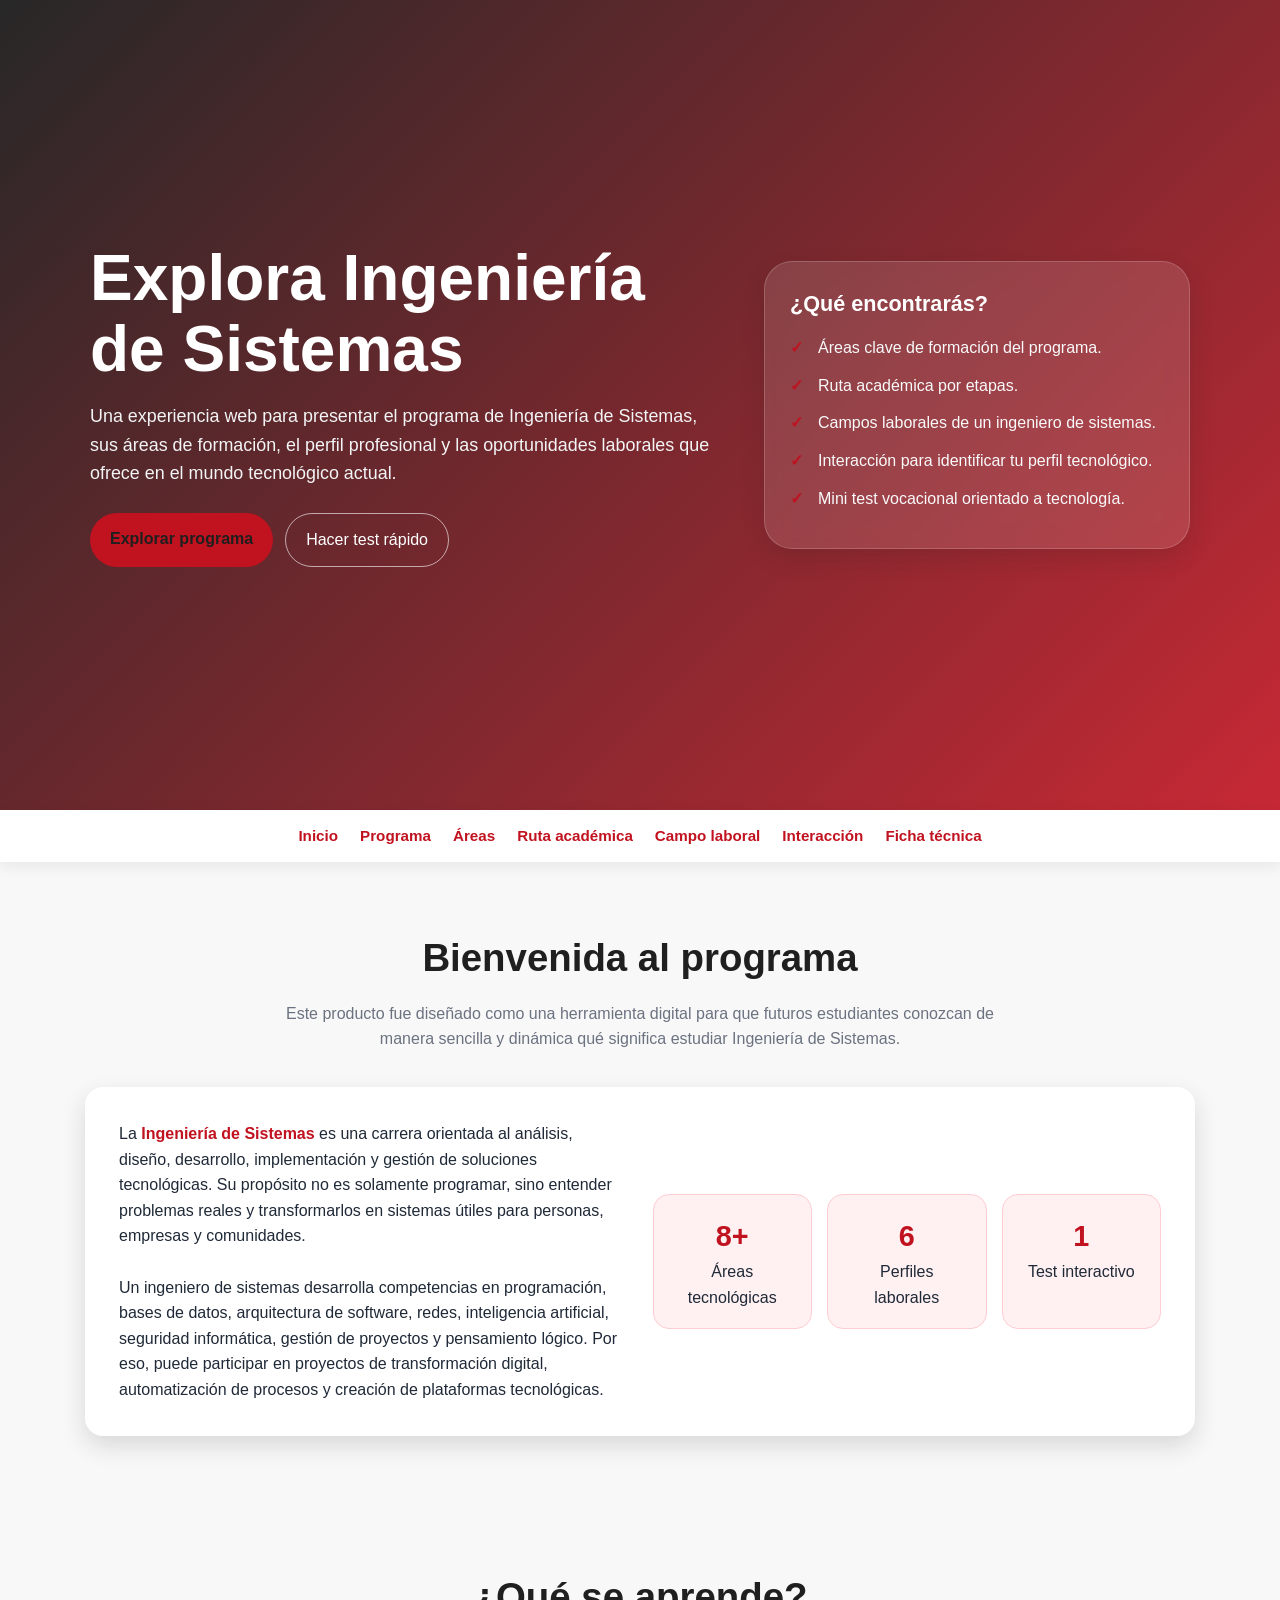
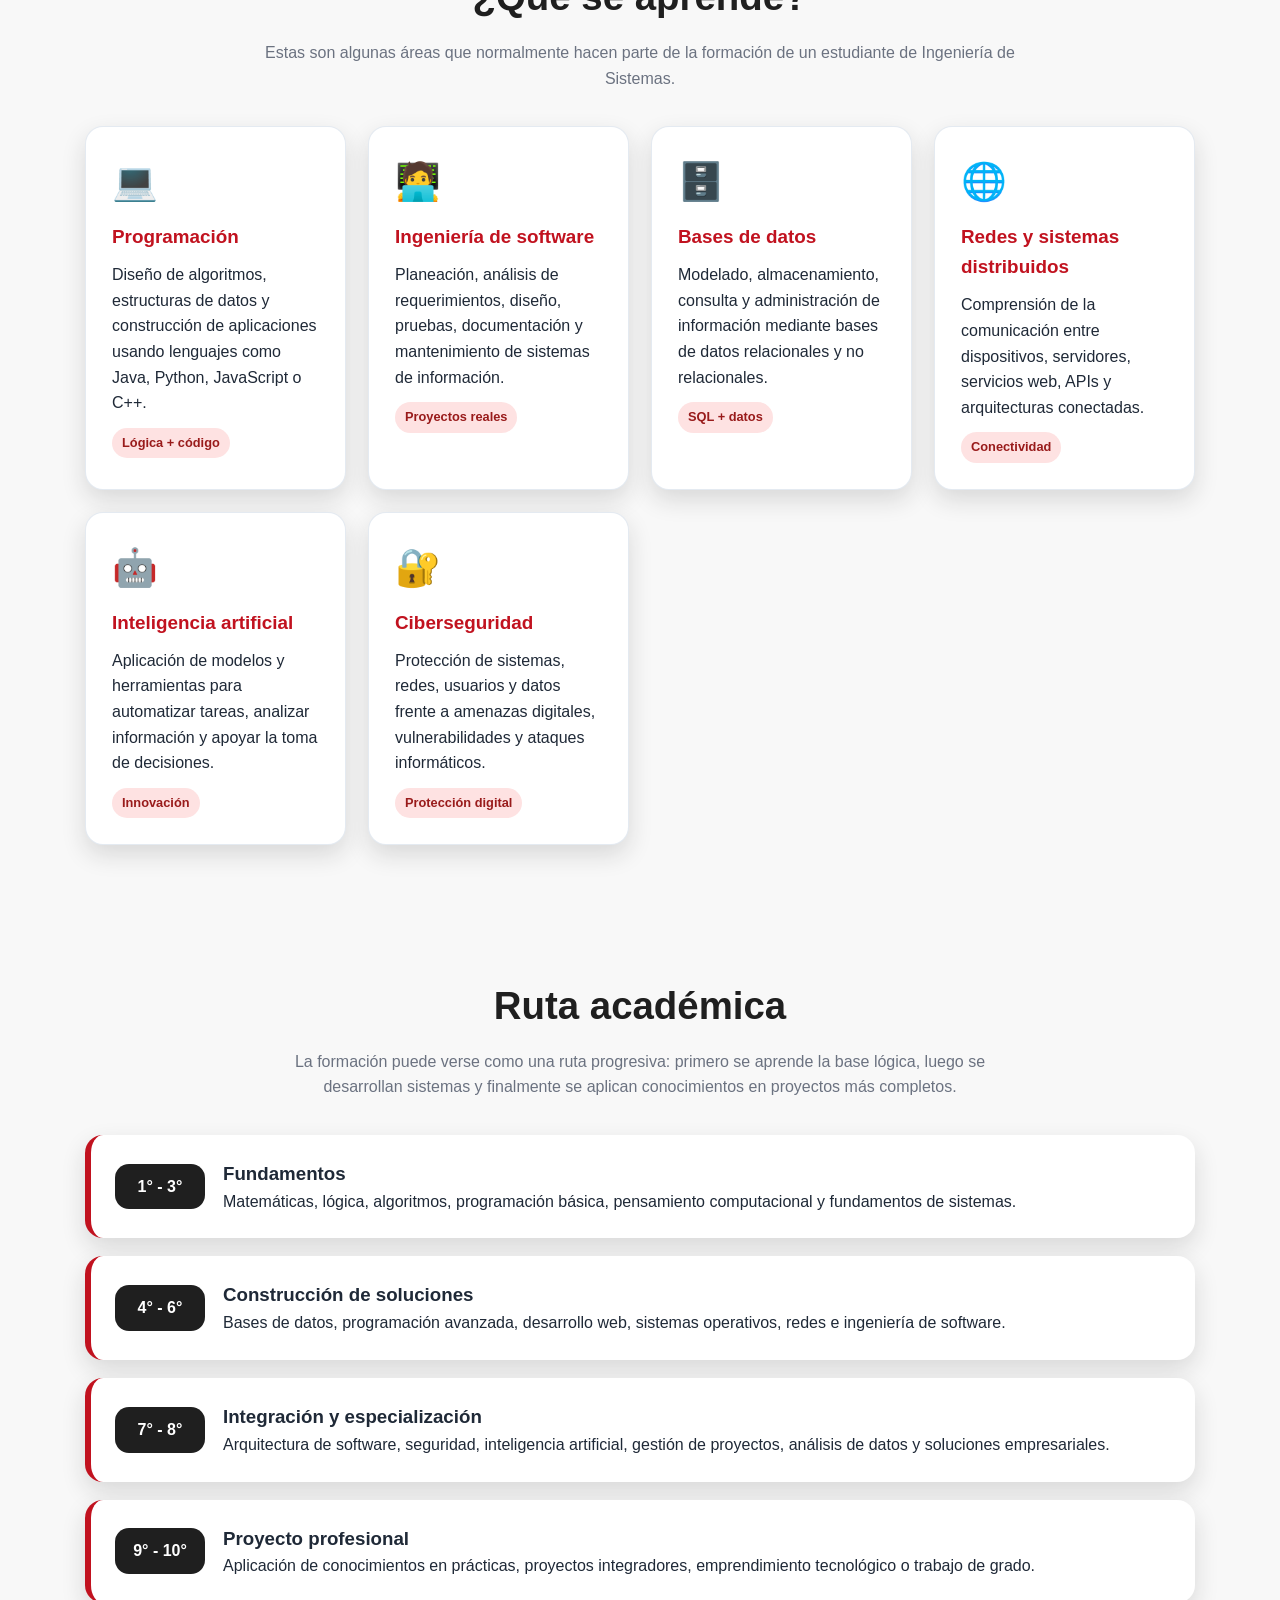
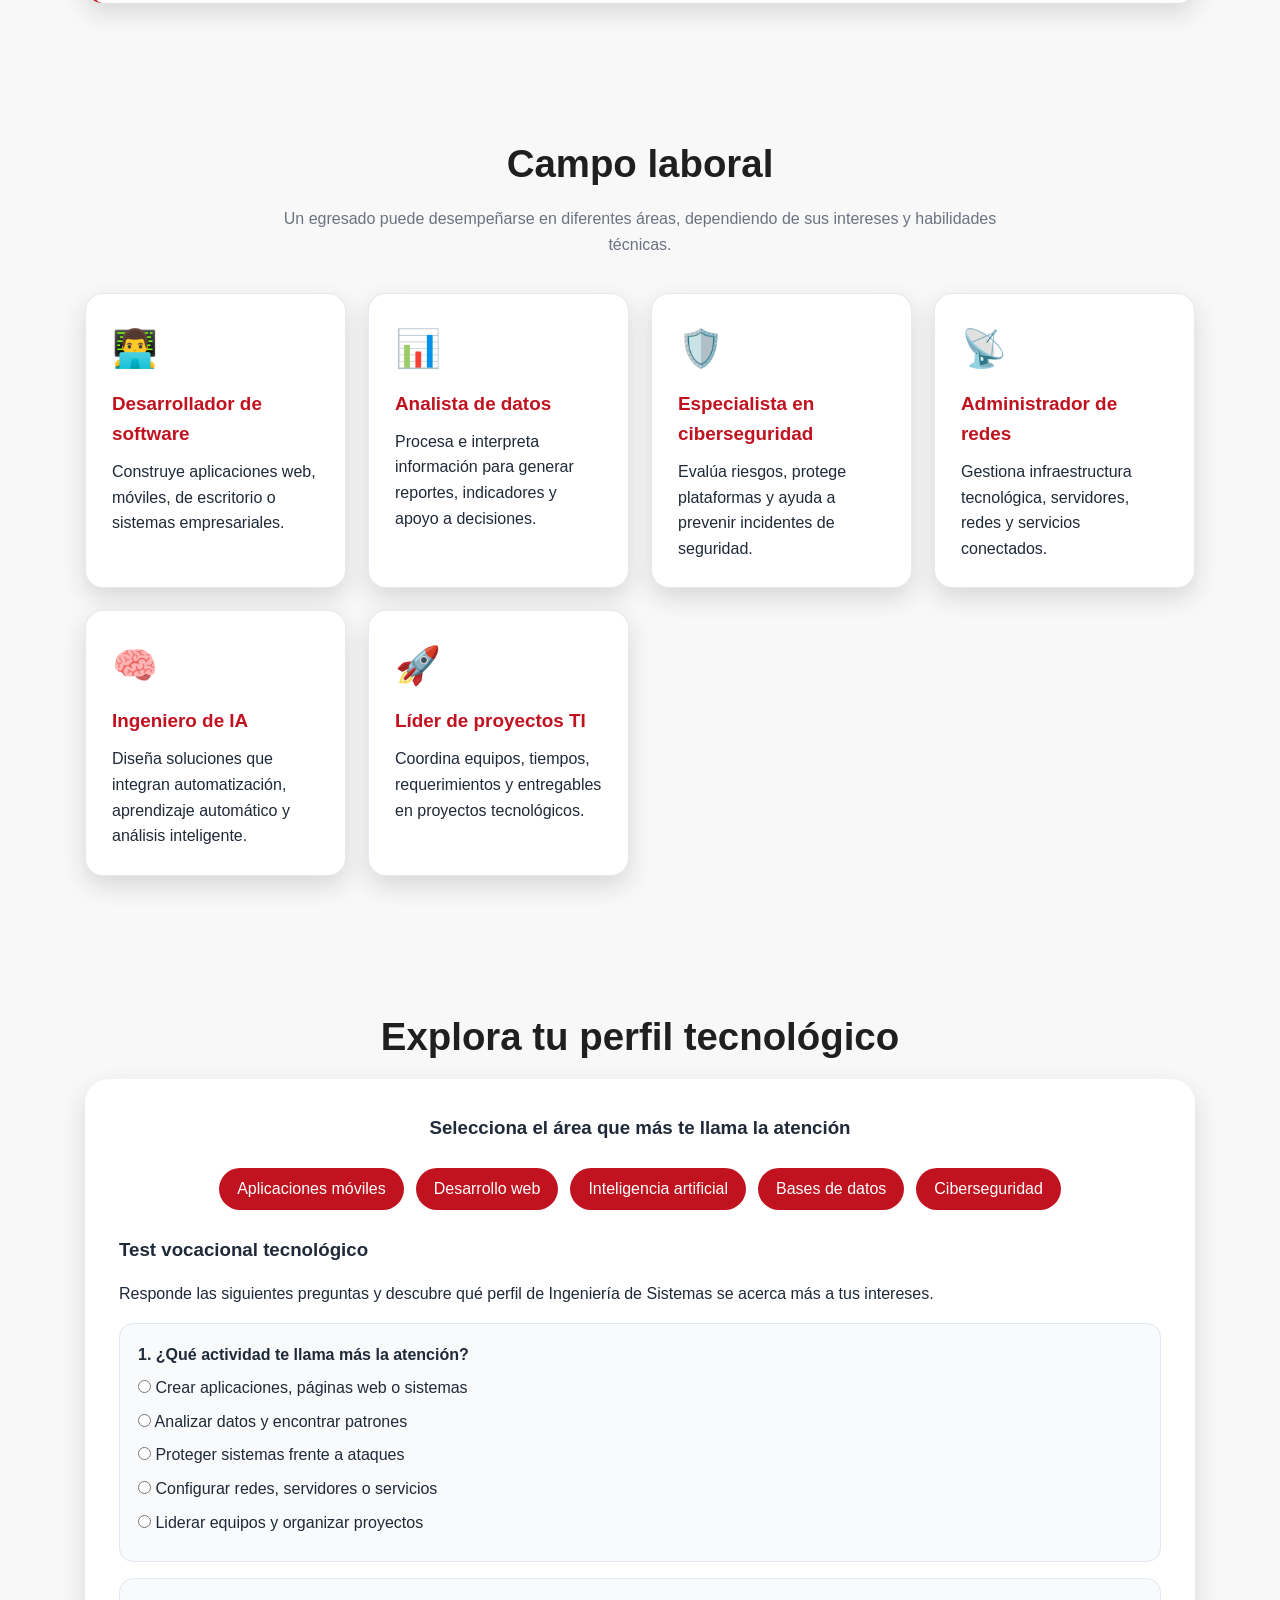
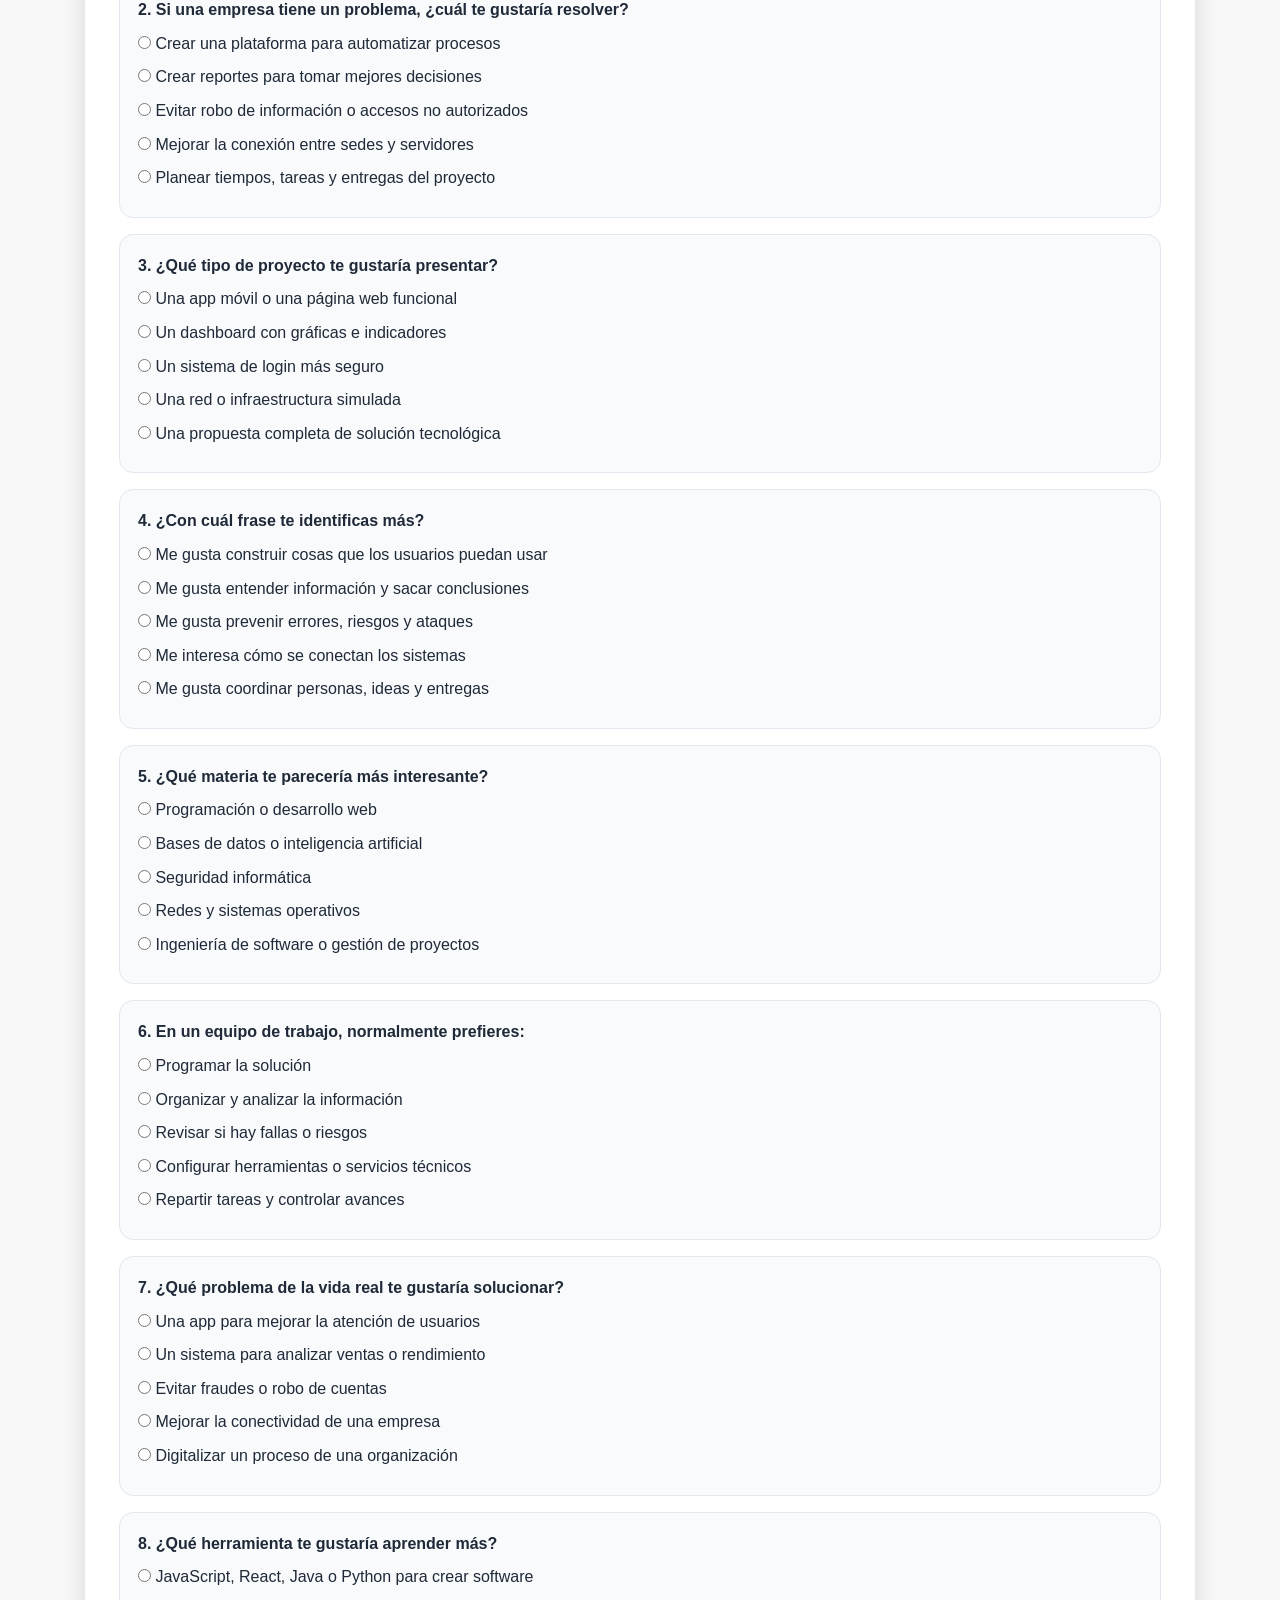
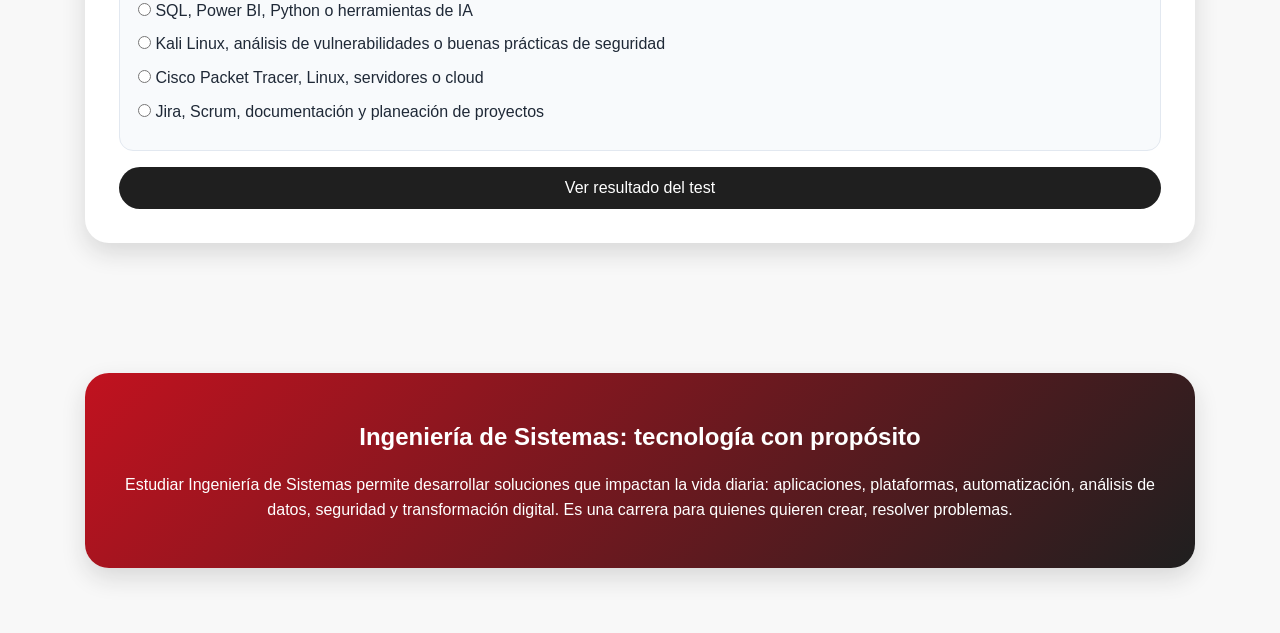
<file: index.html>
<!DOCTYPE html>
<html lang="es">
<head>
  <meta charset="UTF-8" />
  <meta name="viewport" content="width=device-width, initial-scale=1.0" />
  <title>Explora Ingeniería de Sistemas</title>
  <meta name="description" content="Producto web interactivo para presentar el programa de Ingeniería de Sistemas." />
  <link rel="stylesheet" href="css/styles.css" />
</head>
<body>

  <header id="inicio">
    <div class="hero-content">
      <div>
        <h1>Explora Ingeniería de Sistemas</h1>
        <p>
          Una experiencia web para presentar el programa de Ingeniería de Sistemas, sus áreas de formación,
          el perfil profesional y las oportunidades laborales que ofrece en el mundo tecnológico actual.
        </p>
        <div class="hero-buttons">
          <a href="#aprendizaje" class="btn btn-primary">Explorar programa</a>
          <a href="#interactivo" class="btn btn-outline">Hacer test rápido</a>
        </div>
      </div>

      <div class="hero-panel">
        <h3>¿Qué encontrarás?</h3>
        <ul>
          <li>Áreas clave de formación del programa.</li>
          <li>Ruta académica por etapas.</li>
          <li>Campos laborales de un ingeniero de sistemas.</li>
          <li>Interacción para identificar tu perfil tecnológico.</li>
          <li>Mini test vocacional orientado a tecnología.</li>
        </ul>
      </div>
    </div>
  </header>

  <nav>
    <a href="#inicio">Inicio</a>
    <a href="#programa">Programa</a>
    <a href="#aprendizaje">Áreas</a>
    <a href="#ruta">Ruta académica</a>
    <a href="#laboral">Campo laboral</a>
    <a href="#interactivo">Interacción</a>
    <a href="#tecnico">Ficha técnica</a>
  </nav>

  <section id="programa">
    <h2 class="section-title">Bienvenida al programa</h2>
    <p class="section-subtitle">
      Este producto fue diseñado como una herramienta digital para que futuros estudiantes conozcan de manera sencilla
      y dinámica qué significa estudiar Ingeniería de Sistemas.
    </p>

    <div class="intro">
      <div class="intro-grid">
        <div>
          <p>
            La <strong>Ingeniería de Sistemas</strong> es una carrera orientada al análisis, diseño, desarrollo,
            implementación y gestión de soluciones tecnológicas. Su propósito no es solamente programar, sino entender
            problemas reales y transformarlos en sistemas útiles para personas, empresas y comunidades.
          </p>
          <br />
          <p>
            Un ingeniero de sistemas desarrolla competencias en programación, bases de datos, arquitectura de software,
            redes, inteligencia artificial, seguridad informática, gestión de proyectos y pensamiento lógico. Por eso,
            puede participar en proyectos de transformación digital, automatización de procesos y creación de plataformas tecnológicas.
          </p>
        </div>

        <div class="stats">
          <div class="stat">
            <h3>8+</h3>
            <p>Áreas tecnológicas</p>
          </div>
          <div class="stat">
            <h3>6</h3>
            <p>Perfiles laborales</p>
          </div>
          <div class="stat">
            <h3>1</h3>
            <p>Test interactivo</p>
          </div>
        </div>
      </div>
    </div>
  </section>

  <section id="aprendizaje">
    <h2 class="section-title">¿Qué se aprende?</h2>
    <p class="section-subtitle">
      Estas son algunas áreas que normalmente hacen parte de la formación de un estudiante de Ingeniería de Sistemas.
    </p>

    <div class="cards">
      <div class="card">
        <div class="icon">💻</div>
        <h3>Programación</h3>
        <p>Diseño de algoritmos, estructuras de datos y construcción de aplicaciones usando lenguajes como Java, Python, JavaScript o C++.</p>
        <span class="tag">Lógica + código</span>
      </div>

      <div class="card">
        <div class="icon">🧑‍💻</div>
        <h3>Ingeniería de software</h3>
        <p>Planeación, análisis de requerimientos, diseño, pruebas, documentación y mantenimiento de sistemas de información.</p>
        <span class="tag">Proyectos reales</span>
      </div>

      <div class="card">
        <div class="icon">🗄️</div>
        <h3>Bases de datos</h3>
        <p>Modelado, almacenamiento, consulta y administración de información mediante bases de datos relacionales y no relacionales.</p>
        <span class="tag">SQL + datos</span>
      </div>

      <div class="card">
        <div class="icon">🌐</div>
        <h3>Redes y sistemas distribuidos</h3>
        <p>Comprensión de la comunicación entre dispositivos, servidores, servicios web, APIs y arquitecturas conectadas.</p>
        <span class="tag">Conectividad</span>
      </div>

      <div class="card">
        <div class="icon">🤖</div>
        <h3>Inteligencia artificial</h3>
        <p>Aplicación de modelos y herramientas para automatizar tareas, analizar información y apoyar la toma de decisiones.</p>
        <span class="tag">Innovación</span>
      </div>

      <div class="card">
        <div class="icon">🔐</div>
        <h3>Ciberseguridad</h3>
        <p>Protección de sistemas, redes, usuarios y datos frente a amenazas digitales, vulnerabilidades y ataques informáticos.</p>
        <span class="tag">Protección digital</span>
      </div>
    </div>
  </section>

  <section id="ruta">
    <h2 class="section-title">Ruta académica</h2>
    <p class="section-subtitle">
      La formación puede verse como una ruta progresiva: primero se aprende la base lógica, luego se desarrollan sistemas
      y finalmente se aplican conocimientos en proyectos más completos.
    </p>

    <div class="timeline">
      <div class="timeline-item">
        <div class="semester">1° - 3°</div>
        <div>
          <h3>Fundamentos</h3>
          <p>Matemáticas, lógica, algoritmos, programación básica, pensamiento computacional y fundamentos de sistemas.</p>
        </div>
      </div>

      <div class="timeline-item">
        <div class="semester">4° - 6°</div>
        <div>
          <h3>Construcción de soluciones</h3>
          <p>Bases de datos, programación avanzada, desarrollo web, sistemas operativos, redes e ingeniería de software.</p>
        </div>
      </div>

      <div class="timeline-item">
        <div class="semester">7° - 8°</div>
        <div>
          <h3>Integración y especialización</h3>
          <p>Arquitectura de software, seguridad, inteligencia artificial, gestión de proyectos, análisis de datos y soluciones empresariales.</p>
        </div>
      </div>

      <div class="timeline-item">
        <div class="semester">9° - 10°</div>
        <div>
          <h3>Proyecto profesional</h3>
          <p>Aplicación de conocimientos en prácticas, proyectos integradores, emprendimiento tecnológico o trabajo de grado.</p>
        </div>
      </div>
    </div>
  </section>

  <section id="laboral">
    <h2 class="section-title">Campo laboral</h2>
    <p class="section-subtitle">
      Un egresado puede desempeñarse en diferentes áreas, dependiendo de sus intereses y habilidades técnicas.
    </p>

    <div class="cards">
      <div class="card">
        <div class="icon">👨‍💻</div>
        <h3>Desarrollador de software</h3>
        <p>Construye aplicaciones web, móviles, de escritorio o sistemas empresariales.</p>
      </div>

      <div class="card">
        <div class="icon">📊</div>
        <h3>Analista de datos</h3>
        <p>Procesa e interpreta información para generar reportes, indicadores y apoyo a decisiones.</p>
      </div>

      <div class="card">
        <div class="icon">🛡️</div>
        <h3>Especialista en ciberseguridad</h3>
        <p>Evalúa riesgos, protege plataformas y ayuda a prevenir incidentes de seguridad.</p>
      </div>

      <div class="card">
        <div class="icon">📡</div>
        <h3>Administrador de redes</h3>
        <p>Gestiona infraestructura tecnológica, servidores, redes y servicios conectados.</p>
      </div>

      <div class="card">
        <div class="icon">🧠</div>
        <h3>Ingeniero de IA</h3>
        <p>Diseña soluciones que integran automatización, aprendizaje automático y análisis inteligente.</p>
      </div>

      <div class="card">
        <div class="icon">🚀</div>
        <h3>Líder de proyectos TI</h3>
        <p>Coordina equipos, tiempos, requerimientos y entregables en proyectos tecnológicos.</p>
      </div>
    </div>
  </section>

  <section id="interactivo">
    <h2 class="section-title">Explora tu perfil tecnológico</h2>
    <div class="interactive-box">
      <h3>Selecciona el área que más te llama la atención</h3>

      <div class="buttons">
        <button onclick="mostrarPerfil('apps')">Aplicaciones móviles</button>
        <button onclick="mostrarPerfil('web')">Desarrollo web</button>
        <button onclick="mostrarPerfil('ia')">Inteligencia artificial</button>
        <button onclick="mostrarPerfil('datos')">Bases de datos</button>
        <button onclick="mostrarPerfil('seguridad')">Ciberseguridad</button>
      </div>

      <div id="resultado"></div>
        <div class="quiz">
  <h3>Test vocacional tecnológico</h3>
  <p>
    Responde las siguientes preguntas y descubre qué perfil de Ingeniería de Sistemas se acerca más a tus intereses.
  </p>

  <div class="question">
    <strong>1. ¿Qué actividad te llama más la atención?</strong>
    <label><input type="radio" name="q1" value="dev"> Crear aplicaciones, páginas web o sistemas</label>
    <label><input type="radio" name="q1" value="data"> Analizar datos y encontrar patrones</label>
    <label><input type="radio" name="q1" value="sec"> Proteger sistemas frente a ataques</label>
    <label><input type="radio" name="q1" value="redes"> Configurar redes, servidores o servicios</label>
    <label><input type="radio" name="q1" value="gestion"> Liderar equipos y organizar proyectos</label>
  </div>

  <div class="question">
    <strong>2. Si una empresa tiene un problema, ¿cuál te gustaría resolver?</strong>
    <label><input type="radio" name="q2" value="dev"> Crear una plataforma para automatizar procesos</label>
    <label><input type="radio" name="q2" value="data"> Crear reportes para tomar mejores decisiones</label>
    <label><input type="radio" name="q2" value="sec"> Evitar robo de información o accesos no autorizados</label>
    <label><input type="radio" name="q2" value="redes"> Mejorar la conexión entre sedes y servidores</label>
    <label><input type="radio" name="q2" value="gestion"> Planear tiempos, tareas y entregas del proyecto</label>
  </div>

  <div class="question">
    <strong>3. ¿Qué tipo de proyecto te gustaría presentar?</strong>
    <label><input type="radio" name="q3" value="dev"> Una app móvil o una página web funcional</label>
    <label><input type="radio" name="q3" value="data"> Un dashboard con gráficas e indicadores</label>
    <label><input type="radio" name="q3" value="sec"> Un sistema de login más seguro</label>
    <label><input type="radio" name="q3" value="redes"> Una red o infraestructura simulada</label>
    <label><input type="radio" name="q3" value="gestion"> Una propuesta completa de solución tecnológica</label>
  </div>

  <div class="question">
    <strong>4. ¿Con cuál frase te identificas más?</strong>
    <label><input type="radio" name="q4" value="dev"> Me gusta construir cosas que los usuarios puedan usar</label>
    <label><input type="radio" name="q4" value="data"> Me gusta entender información y sacar conclusiones</label>
    <label><input type="radio" name="q4" value="sec"> Me gusta prevenir errores, riesgos y ataques</label>
    <label><input type="radio" name="q4" value="redes"> Me interesa cómo se conectan los sistemas</label>
    <label><input type="radio" name="q4" value="gestion"> Me gusta coordinar personas, ideas y entregas</label>
  </div>

  <div class="question">
    <strong>5. ¿Qué materia te parecería más interesante?</strong>
    <label><input type="radio" name="q5" value="dev"> Programación o desarrollo web</label>
    <label><input type="radio" name="q5" value="data"> Bases de datos o inteligencia artificial</label>
    <label><input type="radio" name="q5" value="sec"> Seguridad informática</label>
    <label><input type="radio" name="q5" value="redes"> Redes y sistemas operativos</label>
    <label><input type="radio" name="q5" value="gestion"> Ingeniería de software o gestión de proyectos</label>
  </div>

  <div class="question">
    <strong>6. En un equipo de trabajo, normalmente prefieres:</strong>
    <label><input type="radio" name="q6" value="dev"> Programar la solución</label>
    <label><input type="radio" name="q6" value="data"> Organizar y analizar la información</label>
    <label><input type="radio" name="q6" value="sec"> Revisar si hay fallas o riesgos</label>
    <label><input type="radio" name="q6" value="redes"> Configurar herramientas o servicios técnicos</label>
    <label><input type="radio" name="q6" value="gestion"> Repartir tareas y controlar avances</label>
  </div>

  <div class="question">
    <strong>7. ¿Qué problema de la vida real te gustaría solucionar?</strong>
    <label><input type="radio" name="q7" value="dev"> Una app para mejorar la atención de usuarios</label>
    <label><input type="radio" name="q7" value="data"> Un sistema para analizar ventas o rendimiento</label>
    <label><input type="radio" name="q7" value="sec"> Evitar fraudes o robo de cuentas</label>
    <label><input type="radio" name="q7" value="redes"> Mejorar la conectividad de una empresa</label>
    <label><input type="radio" name="q7" value="gestion"> Digitalizar un proceso de una organización</label>
  </div>

  <div class="question">
    <strong>8. ¿Qué herramienta te gustaría aprender más?</strong>
    <label><input type="radio" name="q8" value="dev"> JavaScript, React, Java o Python para crear software</label>
    <label><input type="radio" name="q8" value="data"> SQL, Power BI, Python o herramientas de IA</label>
    <label><input type="radio" name="q8" value="sec"> Kali Linux, análisis de vulnerabilidades o buenas prácticas de seguridad</label>
    <label><input type="radio" name="q8" value="redes"> Cisco Packet Tracer, Linux, servidores o cloud</label>
    <label><input type="radio" name="q8" value="gestion"> Jira, Scrum, documentación y planeación de proyectos</label>
  </div>

  <button class="secondary-button" onclick="calcularQuiz()">Ver resultado del test</button>
  <div id="resultadoQuiz"></div>
</div>

<div id="modalResultado" class="modal">
  <div class="modal-content">
    <button class="modal-close" onclick="cerrarModalResultado()">×</button>
    <div id="contenidoModalResultado"></div>
  </div>
</div>
      </div>
    </div>
  </section>

  <section>
    <div class="cta">
      <h2>Ingeniería de Sistemas: tecnología con propósito</h2>
      <p>
        Estudiar Ingeniería de Sistemas permite desarrollar soluciones que impactan la vida diaria: aplicaciones,
        plataformas, automatización, análisis de datos, seguridad y transformación digital. Es una carrera para quienes
        quieren crear, resolver problemas.
      </p>
    </div>
  </section>


  <script>
    function mostrarPerfil(opcion) {
      const resultado = document.getElementById('resultado');
      let texto = '';

      const perfiles = {
        apps: {
          titulo: 'Perfil: Desarrollador móvil',
          descripcion: 'Si te interesa crear aplicaciones móviles, Ingeniería de Sistemas te permite aprender sobre diseño de interfaces, lógica de programación, consumo de APIs, bases de datos y experiencia de usuario.',
          recomendacion: 'Ruta recomendada: programación, desarrollo móvil, bases de datos e ingeniería de software.'
        },
        web: {
          titulo: 'Perfil: Desarrollador web',
          descripcion: 'Si te gustan las páginas web, puedes enfocarte en frontend, backend, bases de datos, despliegue de aplicaciones y construcción de plataformas completas.',
          recomendacion: 'Ruta recomendada: HTML, CSS, JavaScript, frameworks web, backend y bases de datos.'
        },
        ia: {
          titulo: 'Perfil: Innovador en inteligencia artificial',
          descripcion: 'Si te llama la atención la IA, puedes aprender a trabajar con datos, modelos predictivos, automatización, aprendizaje automático y herramientas inteligentes.',
          recomendacion: 'Ruta recomendada: matemáticas, Python, análisis de datos, machine learning e inteligencia artificial.'
        },
        datos: {
          titulo: 'Perfil: Analista de datos',
          descripcion: 'Si te interesa organizar e interpretar información, puedes trabajar con bases de datos, reportes, visualización de datos e indicadores para la toma de decisiones.',
          recomendacion: 'Ruta recomendada: SQL, bases de datos, estadística, dashboards y analítica de datos.'
        },
        seguridad: {
          titulo: 'Perfil: Especialista en ciberseguridad',
          descripcion: 'Si te interesa proteger sistemas, puedes estudiar redes, seguridad informática, análisis de vulnerabilidades, gestión de riesgos y buenas prácticas de protección digital.',
          recomendacion: 'Ruta recomendada: redes, sistemas operativos, seguridad informática, pruebas de vulnerabilidad y gestión de riesgos.'
        }
      };

      texto = `
        <strong>${perfiles[opcion].titulo}</strong><br><br>
        ${perfiles[opcion].descripcion}<br><br>
        <em>${perfiles[opcion].recomendacion}</em>
      `;

      resultado.innerHTML = texto;
      resultado.style.display = 'block';
    }

    function calcularQuiz() {
      const respuestas = [
        document.querySelector('input[name="q1"]:checked'),
        document.querySelector('input[name="q2"]:checked'),
        document.querySelector('input[name="q3"]:checked')
      ];

      const resultadoQuiz = document.getElementById('resultadoQuiz');

      if (respuestas.includes(null)) {
        resultadoQuiz.innerHTML = '<strong>Faltan respuestas.</strong><br>Por favor responde las tres preguntas para calcular tu perfil.';
        resultadoQuiz.style.display = 'block';
        return;
      }

      const puntaje = {
        dev: 0,
        data: 0,
        sec: 0
      };

      respuestas.forEach(respuesta => {
        puntaje[respuesta.value]++;
      });

      let perfil = '';

      if (puntaje.dev >= puntaje.data && puntaje.dev >= puntaje.sec) {
        perfil = `
          <strong>Resultado: perfil orientado al desarrollo de software.</strong><br>
          Te interesan la construcción de aplicaciones, la programación y el diseño de soluciones funcionales.
          En Ingeniería de Sistemas podrías enfocarte en desarrollo web, móvil o ingeniería de software.
        `;
      } else if (puntaje.data >= puntaje.dev && puntaje.data >= puntaje.sec) {
        perfil = `
          <strong>Resultado: perfil orientado a datos e inteligencia artificial.</strong><br>
          Te interesa analizar información, encontrar patrones y generar conocimiento a partir de datos.
          Podrías enfocarte en bases de datos, analítica, machine learning o inteligencia artificial.
        `;
      } else {
        perfil = `
          <strong>Resultado: perfil orientado a ciberseguridad.</strong><br>
          Te interesa proteger sistemas, prevenir amenazas y analizar riesgos tecnológicos.
          Podrías enfocarte en redes, seguridad informática, auditoría o gestión de riesgos digitales.
        `;
      }

      resultadoQuiz.innerHTML = perfil;
      resultadoQuiz.style.display = 'block';
    }
  </script>

</body>
</html>

  <script src="js/main.js"></script>
</file>
<file: css/styles.css>
:root {
  --primary: #c1121f;
  --primary-dark: #780000;
  --secondary: #1f1f1f;
  --accent: #c1121f;
  --bg: #f8f8f8;
  --white: #ffffff;
  --text: #1f2937;
  --muted: #6b7280;
  --success: #16a34a;
  --warning: #f59e0b;
  --radius: 18px;
  --shadow: 0 10px 25px rgba(31, 31, 31, 0.14);
}

* {
  box-sizing: border-box;
  margin: 0;
  padding: 0;
  font-family: Arial, Helvetica, sans-serif;
}

html {
  scroll-behavior: smooth;
}

body {
  background: var(--bg);
  color: var(--text);
  line-height: 1.6;
}

header {
  min-height: 90vh;
  background: linear-gradient(135deg, rgba(31, 31, 31, 0.96), rgba(193, 18, 31, 0.90)),
    url("https://images.unsplash.com/photo-1515879218367-8466d910aaa4?auto=format&fit=crop&w=1500&q=80");
  background-size: cover;
  background-position: center;
  color: var(--white);
  display: flex;
  align-items: center;
  justify-content: center;
  padding: 40px 20px;
}

.hero-content {
  max-width: 1100px;
  display: grid;
  grid-template-columns: 1.2fr 0.8fr;
  gap: 35px;
  align-items: center;
}

.btn-primary {
  background: var(--primary);
  color: var(--white);
  font-weight: bold;
}

.btn-primary:hover {
  background: var(--primary-dark);
}

.badge {
  display: inline-block;
  background: rgba(193, 18, 31, 0.22);
  color: #ffffff;
  border: 1px solid rgba(255, 255, 255, 0.45);
  padding: 8px 14px;
  border-radius: 999px;
  font-size: 0.9rem;
  margin-bottom: 16px;
}

header h1 {
  font-size: clamp(2.2rem, 5vw, 4.5rem);
  line-height: 1.1;
  margin-bottom: 18px;
}

header p {
  font-size: 1.12rem;
  max-width: 700px;
  color: #f3f4f6;
  margin-bottom: 25px;
}

.hero-buttons {
  display: flex;
  flex-wrap: wrap;
  gap: 12px;
}

.btn {
  display: inline-block;
  border: none;
  padding: 13px 20px;
  border-radius: 999px;
  cursor: pointer;
  font-size: 1rem;
  text-decoration: none;
  transition: transform 0.25s, background 0.25s;
}

.btn-primary {
  background: var(--accent);
  color: var(--secondary);
  font-weight: bold;
}

.btn-outline {
  background: transparent;
  color: var(--white);
  border: 1px solid rgba(255, 255, 255, 0.6);
}

.btn:hover {
  transform: translateY(-3px);
}

.hero-panel {
  background: rgba(255, 255, 255, 0.12);
  backdrop-filter: blur(10px);
  border: 1px solid rgba(255, 255, 255, 0.18);
  border-radius: 28px;
  padding: 25px;
  box-shadow: var(--shadow);
}

.hero-panel h3 {
  margin-bottom: 14px;
  font-size: 1.35rem;
}

.hero-panel ul {
  list-style: none;
}

.hero-panel li {
  margin: 12px 0;
  padding-left: 28px;
  position: relative;
  color: #f9fafb;
}

.hero-panel li::before {
  content: "✓";
  position: absolute;
  left: 0;
  color: var(--accent);
  font-weight: bold;
}

nav {
  background: var(--white);
  padding: 14px 20px;
  display: flex;
  justify-content: center;
  gap: 22px;
  flex-wrap: wrap;
  position: sticky;
  top: 0;
  z-index: 100;
  box-shadow: 0 4px 15px rgba(31, 31, 31, 0.08);
}

nav a {
  color: var(--primary);
  text-decoration: none;
  font-weight: bold;
  font-size: 0.95rem;
}

section {
  padding: 65px 20px;
  max-width: 1150px;
  margin: auto;
}

.section-title {
  text-align: center;
  font-size: clamp(1.8rem, 3vw, 2.5rem);
  margin-bottom: 12px;
  color: var(--secondary);
}

.section-subtitle {
  text-align: center;
  color: var(--muted);
  max-width: 760px;
  margin: 0 auto 35px;
}

.intro {
  background: var(--white);
  border-radius: var(--radius);
  padding: 34px;
  box-shadow: var(--shadow);
}

.intro-grid {
  display: grid;
  grid-template-columns: 1fr 1fr;
  gap: 25px;
  align-items: center;
}

.intro strong {
  color: var(--primary);
}

.stats {
  display: grid;
  grid-template-columns: repeat(3, 1fr);
  gap: 15px;
}

.stat {
  background: #fff1f2;
  border-radius: 16px;
  padding: 18px;
  text-align: center;
  border: 1px solid #fecdd3;
}

.stat h3 {
  font-size: 1.8rem;
  color: var(--primary);
}

.cards {
  display: grid;
  grid-template-columns: repeat(auto-fit, minmax(240px, 1fr));
  gap: 22px;
}

.card {
  background: var(--white);
  padding: 26px;
  border-radius: var(--radius);
  box-shadow: var(--shadow);
  transition: transform 0.3s, box-shadow 0.3s;
  border: 1px solid rgba(226, 232, 240, 0.9);
}

.card:hover {
  transform: translateY(-8px);
  box-shadow: 0 15px 30px rgba(31, 31, 31, 0.16);
}

.card h3 {
  color: var(--primary);
  margin-bottom: 10px;
  font-size: 1.18rem;
}

.icon {
  font-size: 2.3rem;
  margin-bottom: 10px;
}

.tag {
  display: inline-block;
  margin-top: 12px;
  padding: 5px 10px;
  background: #fee2e2;
  color: #991b1b;
  border-radius: 999px;
  font-size: 0.8rem;
  font-weight: bold;
}

.timeline {
  display: grid;
  gap: 18px;
  margin-top: 25px;
}

.timeline-item {
  background: var(--white);
  border-radius: var(--radius);
  padding: 24px;
  box-shadow: var(--shadow);
  display: grid;
  grid-template-columns: 90px 1fr;
  gap: 18px;
  align-items: center;
  border-left: 6px solid var(--primary);
}

.semester {
  background: var(--secondary);
  color: var(--white);
  text-align: center;
  padding: 10px;
  border-radius: 14px;
  font-weight: bold;
}

.interactive-box {
  background: var(--white);
  border-radius: 24px;
  padding: 34px;
  box-shadow: var(--shadow);
  text-align: center;
}

.buttons {
  display: flex;
  flex-wrap: wrap;
  justify-content: center;
  gap: 12px;
  margin: 25px 0;
}

button {
  background: var(--primary);
  color: var(--white);
  border: none;
  padding: 12px 18px;
  border-radius: 30px;
  cursor: pointer;
  font-size: 1rem;
  transition: background 0.3s, transform 0.2s;
}

button:hover {
  background: var(--primary-dark);
  transform: scale(1.04);
}

.secondary-button {
  background: var(--secondary);
}

#resultado,
#resultadoQuiz {
  margin-top: 20px;
  background: #fff1f2;
  border-left: 5px solid var(--primary);
  padding: 20px;
  border-radius: 12px;
  display: none;
  text-align: left;
}

.quiz {
  text-align: left;
  margin-top: 25px;
  display: grid;
  gap: 16px;
}

.question {
  background: #f8fafc;
  padding: 18px;
  border-radius: 14px;
  border: 1px solid #e2e8f0;
}

.question label {
  display: block;
  margin: 8px 0;
  cursor: pointer;
}

.project-box {
  background: linear-gradient(135deg, #1f1f1f, #c1121f);
  color: var(--white);
  border-radius: 24px;
  padding: 35px;
  box-shadow: var(--shadow);
}

.project-box h3 {
  margin-top: 15px;
  margin-bottom: 8px;
  color: #fecaca;
}

.project-box ul {
  margin-left: 22px;
  margin-top: 10px;
}

.cta {
  text-align: center;
  background: linear-gradient(135deg, var(--primary), var(--secondary));
  color: var(--white);
  border-radius: 24px;
  padding: 45px 25px;
  box-shadow: var(--shadow);
}

.cta h2 {
  margin-bottom: 15px;
}

footer {
  background: var(--secondary);
  color: var(--white);
  text-align: center;
  padding: 24px;
  margin-top: 40px;
}

footer small {
  color: #fecaca;
}

@media (max-width: 850px) {
  .hero-content,
  .intro-grid {
    grid-template-columns: 1fr;
  }

  header {
    min-height: auto;
    padding: 70px 20px;
  }

  .stats {
    grid-template-columns: 1fr;
  }

  .timeline-item {
    grid-template-columns: 1fr;
  }
}

.modal {
  position: fixed;
  inset: 0;
  background: rgba(31, 31, 31, 0.72);
  display: none;
  align-items: center;
  justify-content: center;
  padding: 20px;
  z-index: 999;
}

.modal.active {
  display: flex;
}

.modal-content {
  background: white;
  color: var(--text);
  width: min(760px, 100%);
  max-height: 90vh;
  overflow-y: auto;
  border-radius: 24px;
  padding: 30px;
  box-shadow: 0 20px 60px rgba(31, 31, 31, 0.35);
  position: relative;
  animation: aparecerModal 0.25s ease;
}

@keyframes aparecerModal {
  from {
    opacity: 0;
    transform: translateY(18px) scale(0.98);
  }

  to {
    opacity: 1;
    transform: translateY(0) scale(1);
  }
}

.modal-close {
  position: absolute;
  top: 16px;
  right: 16px;
  background: var(--secondary);
  color: white;
  width: 38px;
  height: 38px;
  border-radius: 50%;
  padding: 0;
  font-size: 1.4rem;
  line-height: 1;
}

.resultado-principal {
  background: #fff1f2;
  border-left: 6px solid var(--primary);
  border-radius: 16px;
  padding: 20px;
  margin: 20px 0;
}

.barras-perfil {
  display: grid;
  gap: 12px;
  margin-top: 18px;
}

.barra-item {
  background: #f8fafc;
  border-radius: 14px;
  padding: 12px;
  border: 1px solid #e2e8f0;
}

.barra-header {
  display: flex;
  justify-content: space-between;
  gap: 12px;
  font-weight: bold;
  margin-bottom: 8px;
}

.barra-fondo {
  background: #e2e8f0;
  border-radius: 999px;
  overflow: hidden;
  height: 12px;
}

.barra-progreso {
  height: 100%;
  background: linear-gradient(135deg, var(--primary), var(--accent));
  border-radius: 999px;
}

.explicacion-calculo {
  margin-top: 20px;
  background: #f8fafc;
  border-radius: 16px;
  padding: 18px;
  border: 1px solid #e2e8f0;
}

.explicacion-calculo ul {
  margin-left: 20px;
  margin-top: 10px;
}

@media (max-width: 600px) {
  .modal-content {
    padding: 24px 18px;
  }

  .barra-header {
    flex-direction: column;
  }
}
</file>
